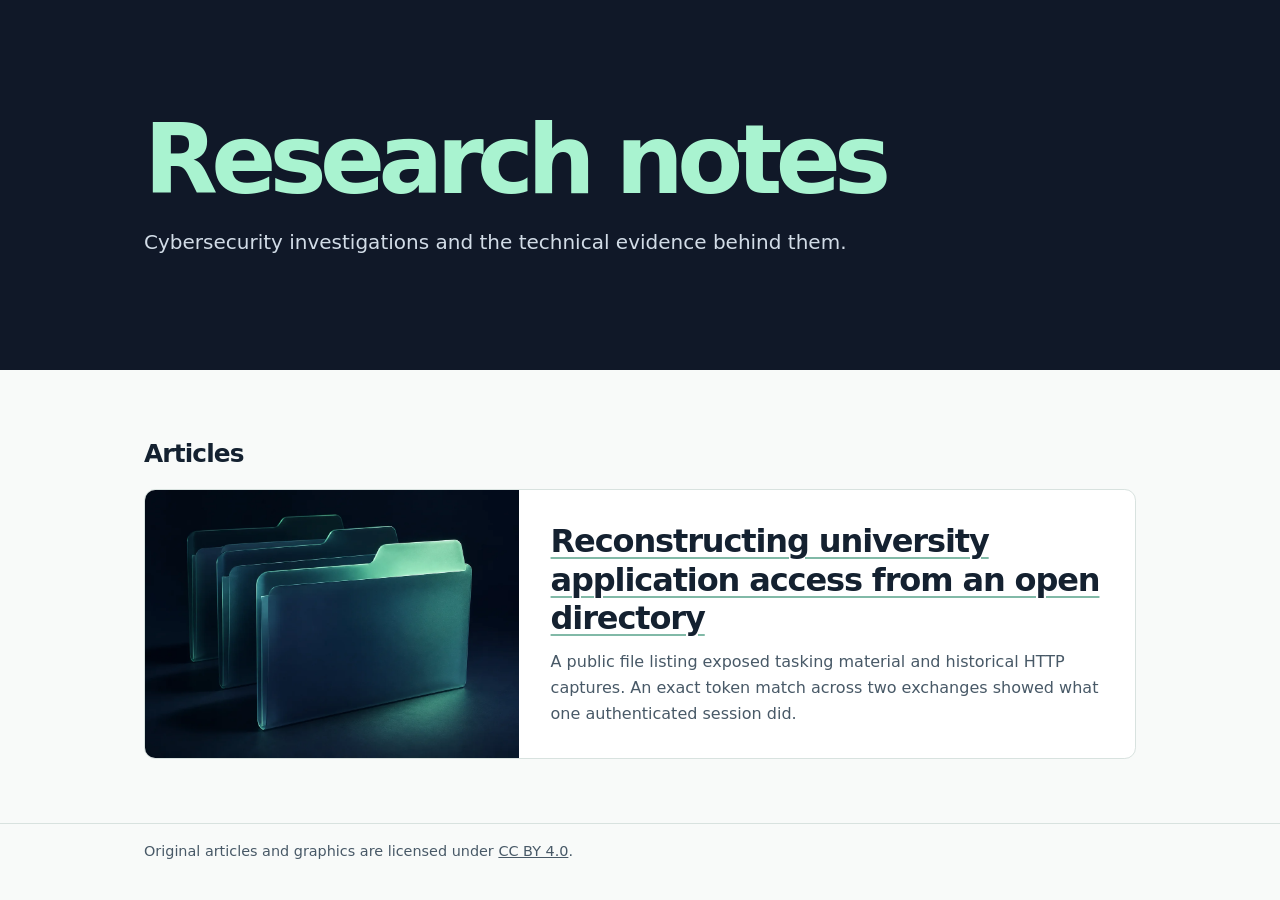
<file: index.html>
<!doctype html>
<html lang="en">
<head>
  <meta charset="utf-8">
  <meta name="viewport" content="width=device-width, initial-scale=1">
  <meta name="color-scheme" content="light">
  <meta name="description" content="Cybersecurity research notes and technical case studies.">
  <title>Research notes</title>
  <link rel="stylesheet" href="./home.css">
</head>
<body>
  <header class="intro">
    <div class="shell">
      <h1>Research notes</h1>
      <p>Cybersecurity investigations and the technical evidence behind them.</p>
    </div>
  </header>
  <main class="shell articles">
    <h2>Articles</h2>
    <ul class="article-list">
      <li>
        <article class="article-card">
          <img src="./articles/open-directory-investigation/cover.webp" width="1280" height="853" alt="">
          <div class="article-copy">
            <h3><a href="./articles/open-directory-investigation/index.html">Reconstructing university application access from an open directory</a></h3>
            <p>A public file listing exposed tasking material and historical HTTP captures. An exact token match across two exchanges showed what one authenticated session did.</p>
          </div>
        </article>
      </li>
    </ul>
  </main>
  <footer class="site-footer">
    <p class="shell">Original articles and graphics are licensed under <a rel="license" href="https://creativecommons.org/licenses/by/4.0/">CC BY 4.0</a>.</p>
  </footer>
</body>
</html>
</file>
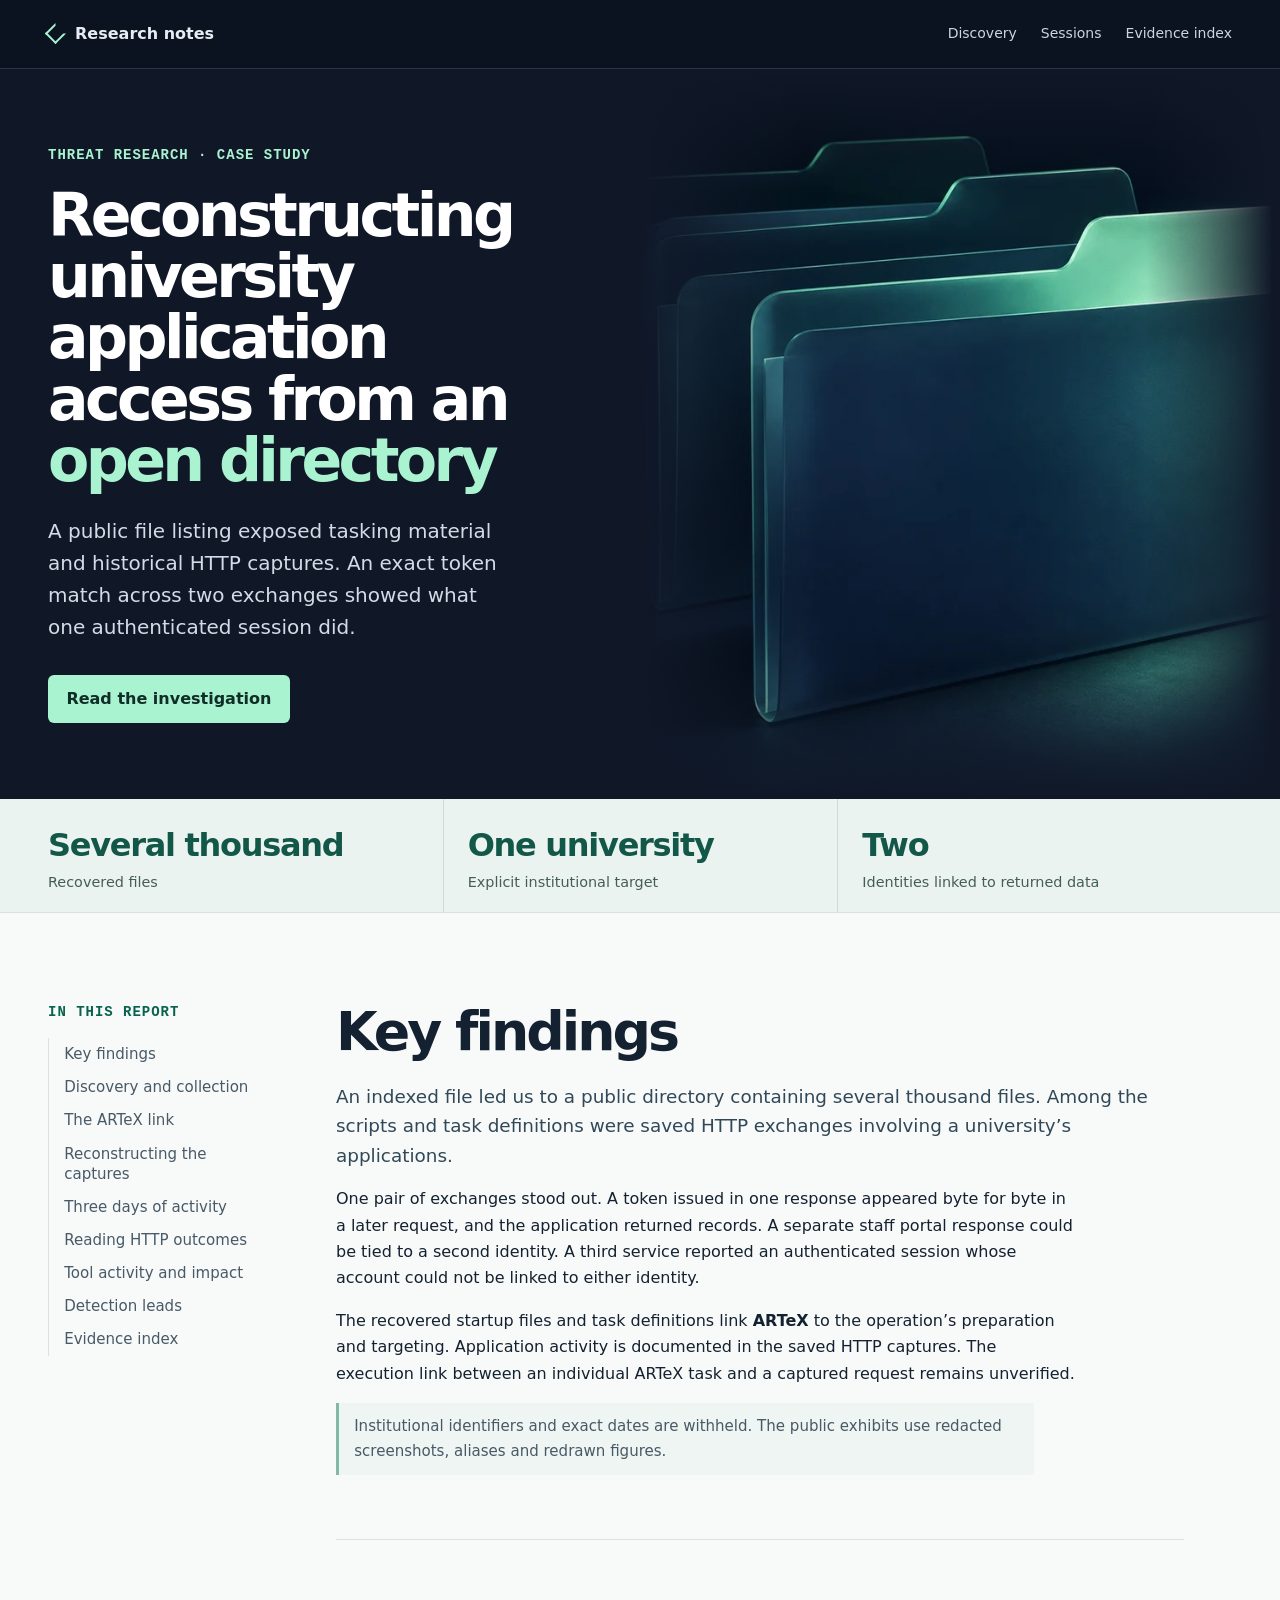
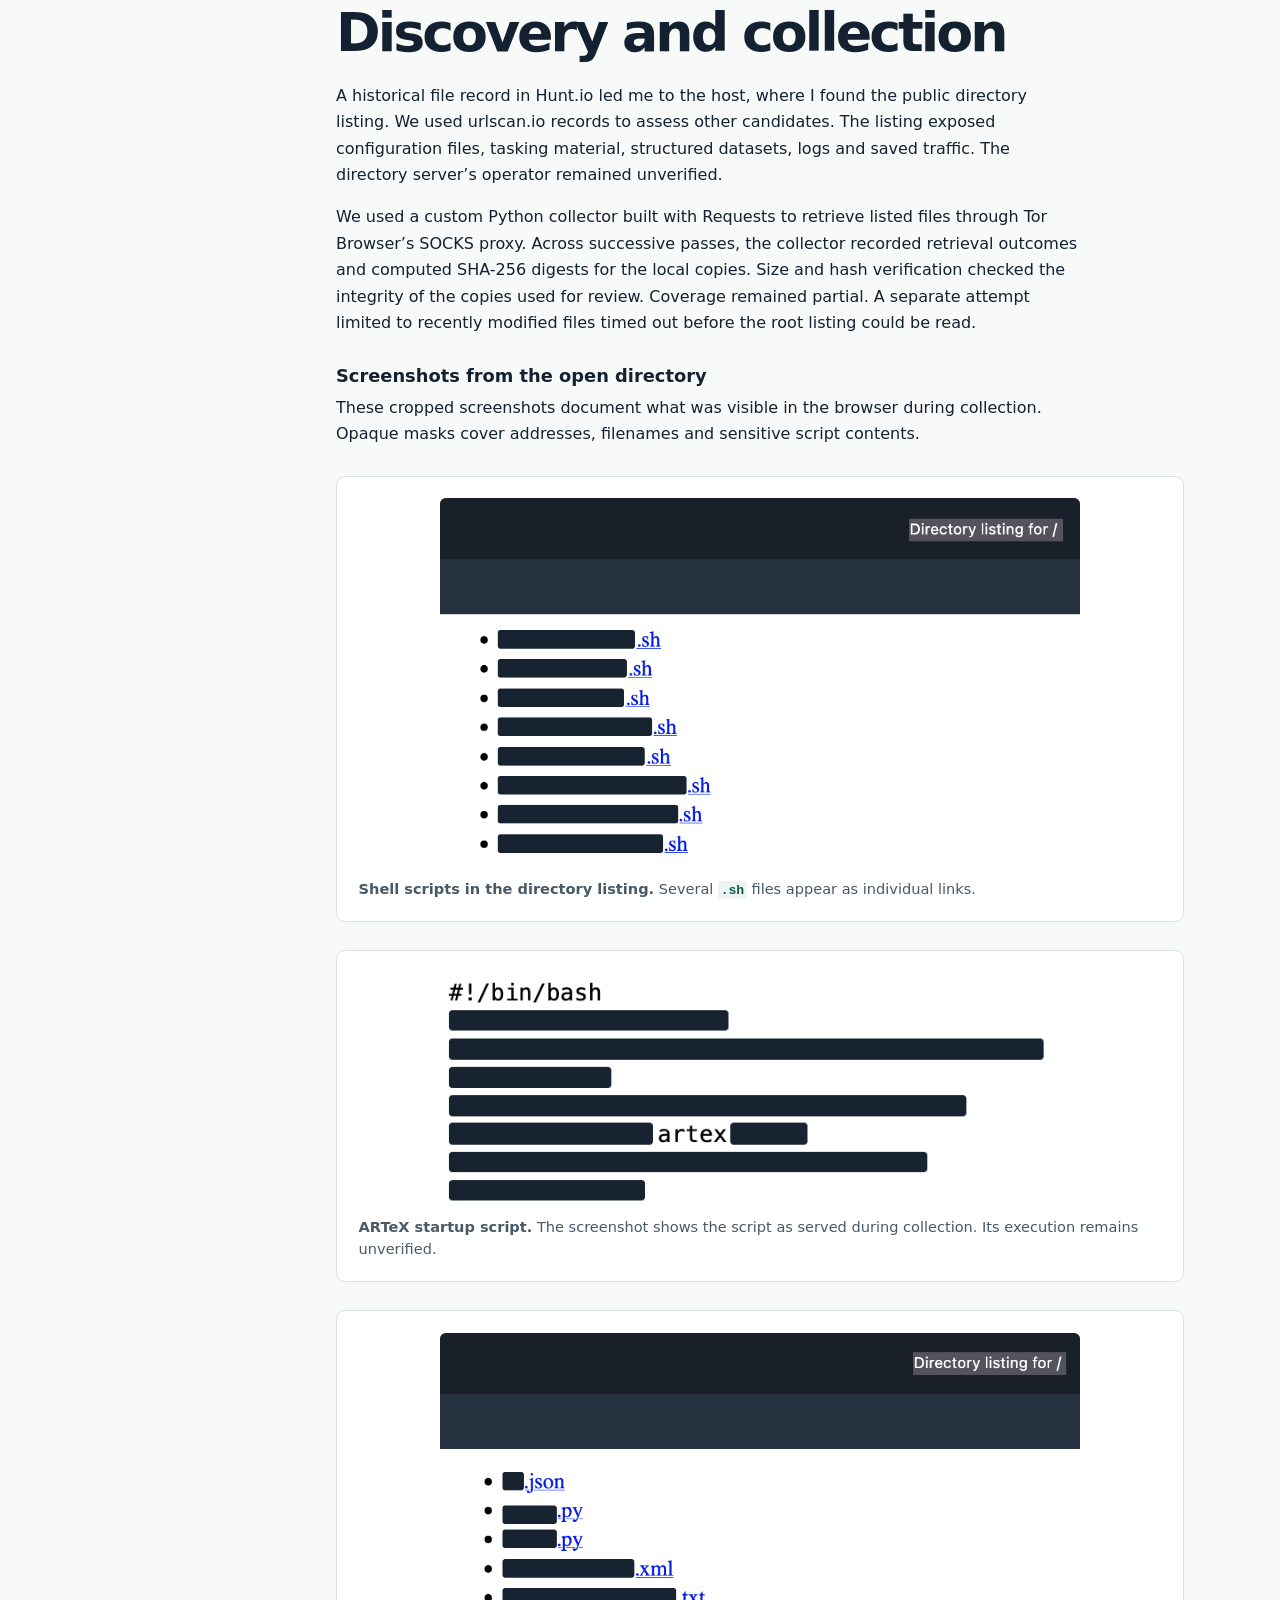
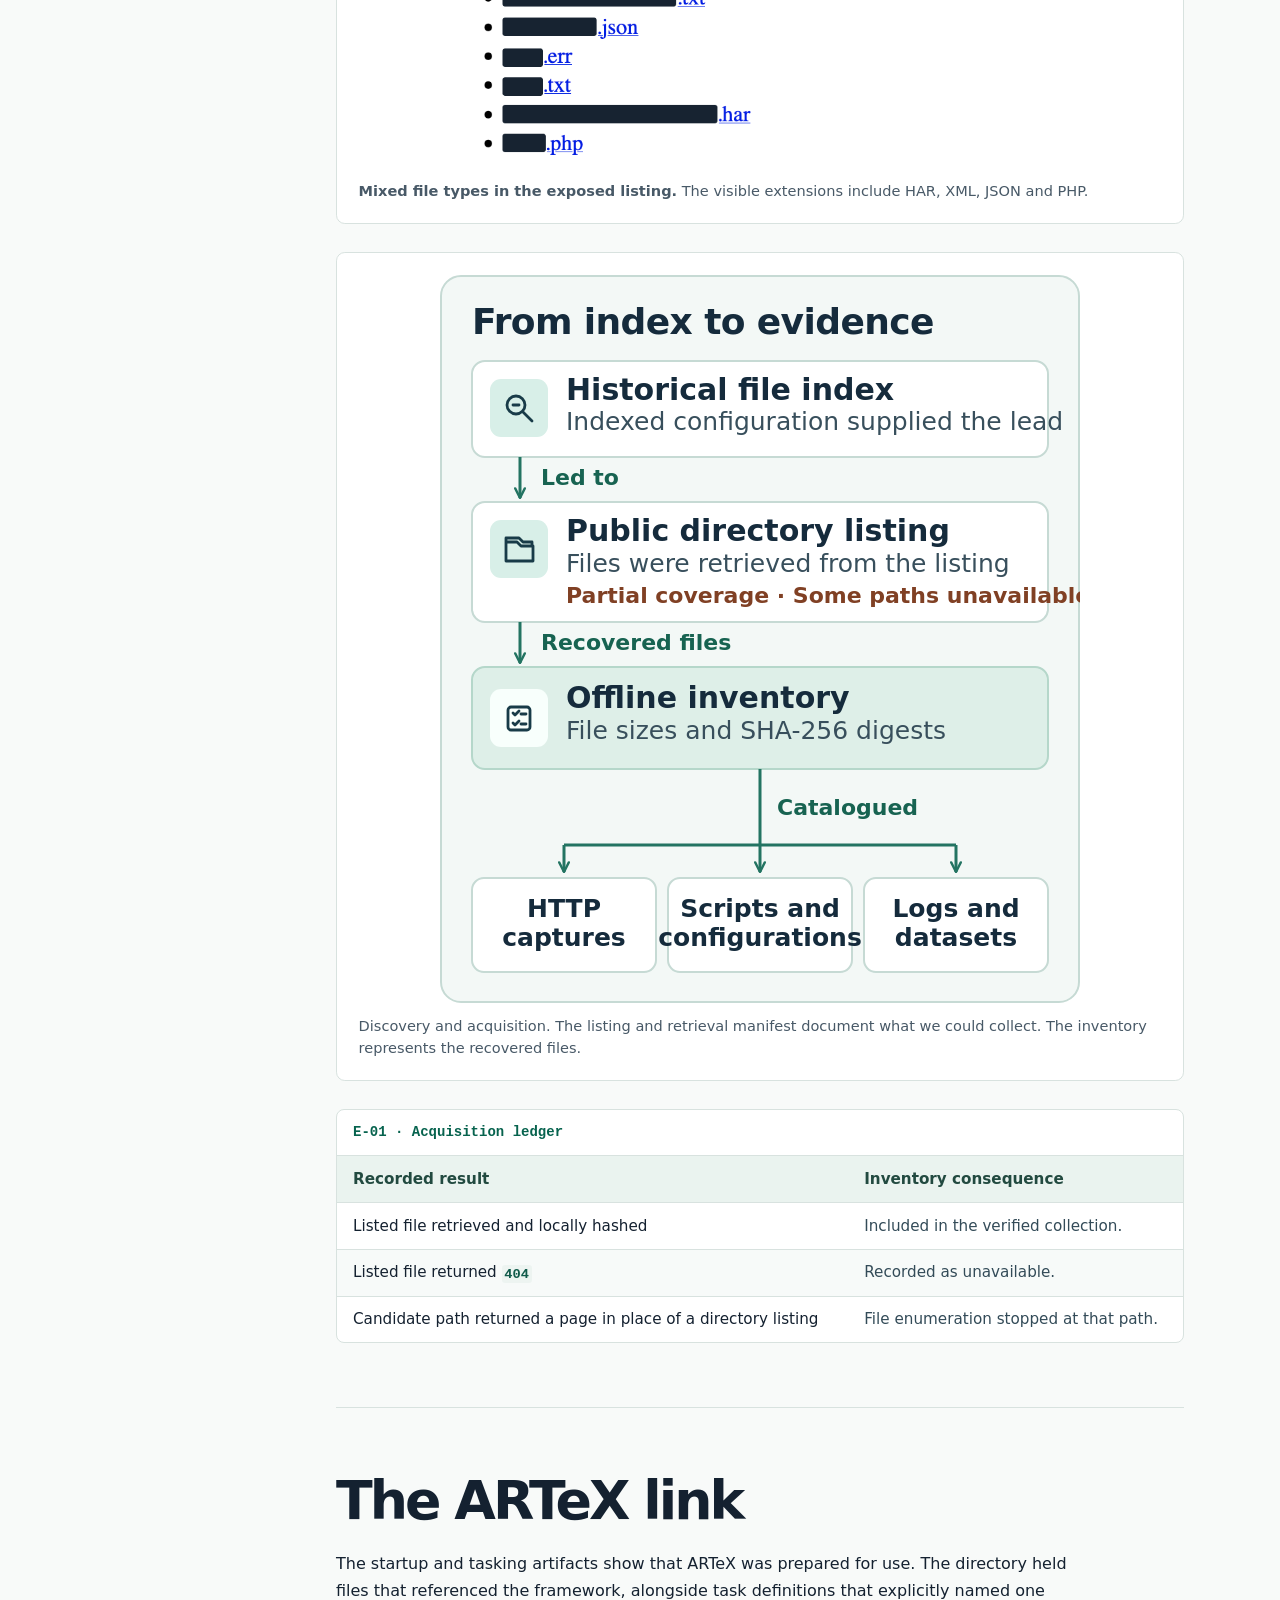
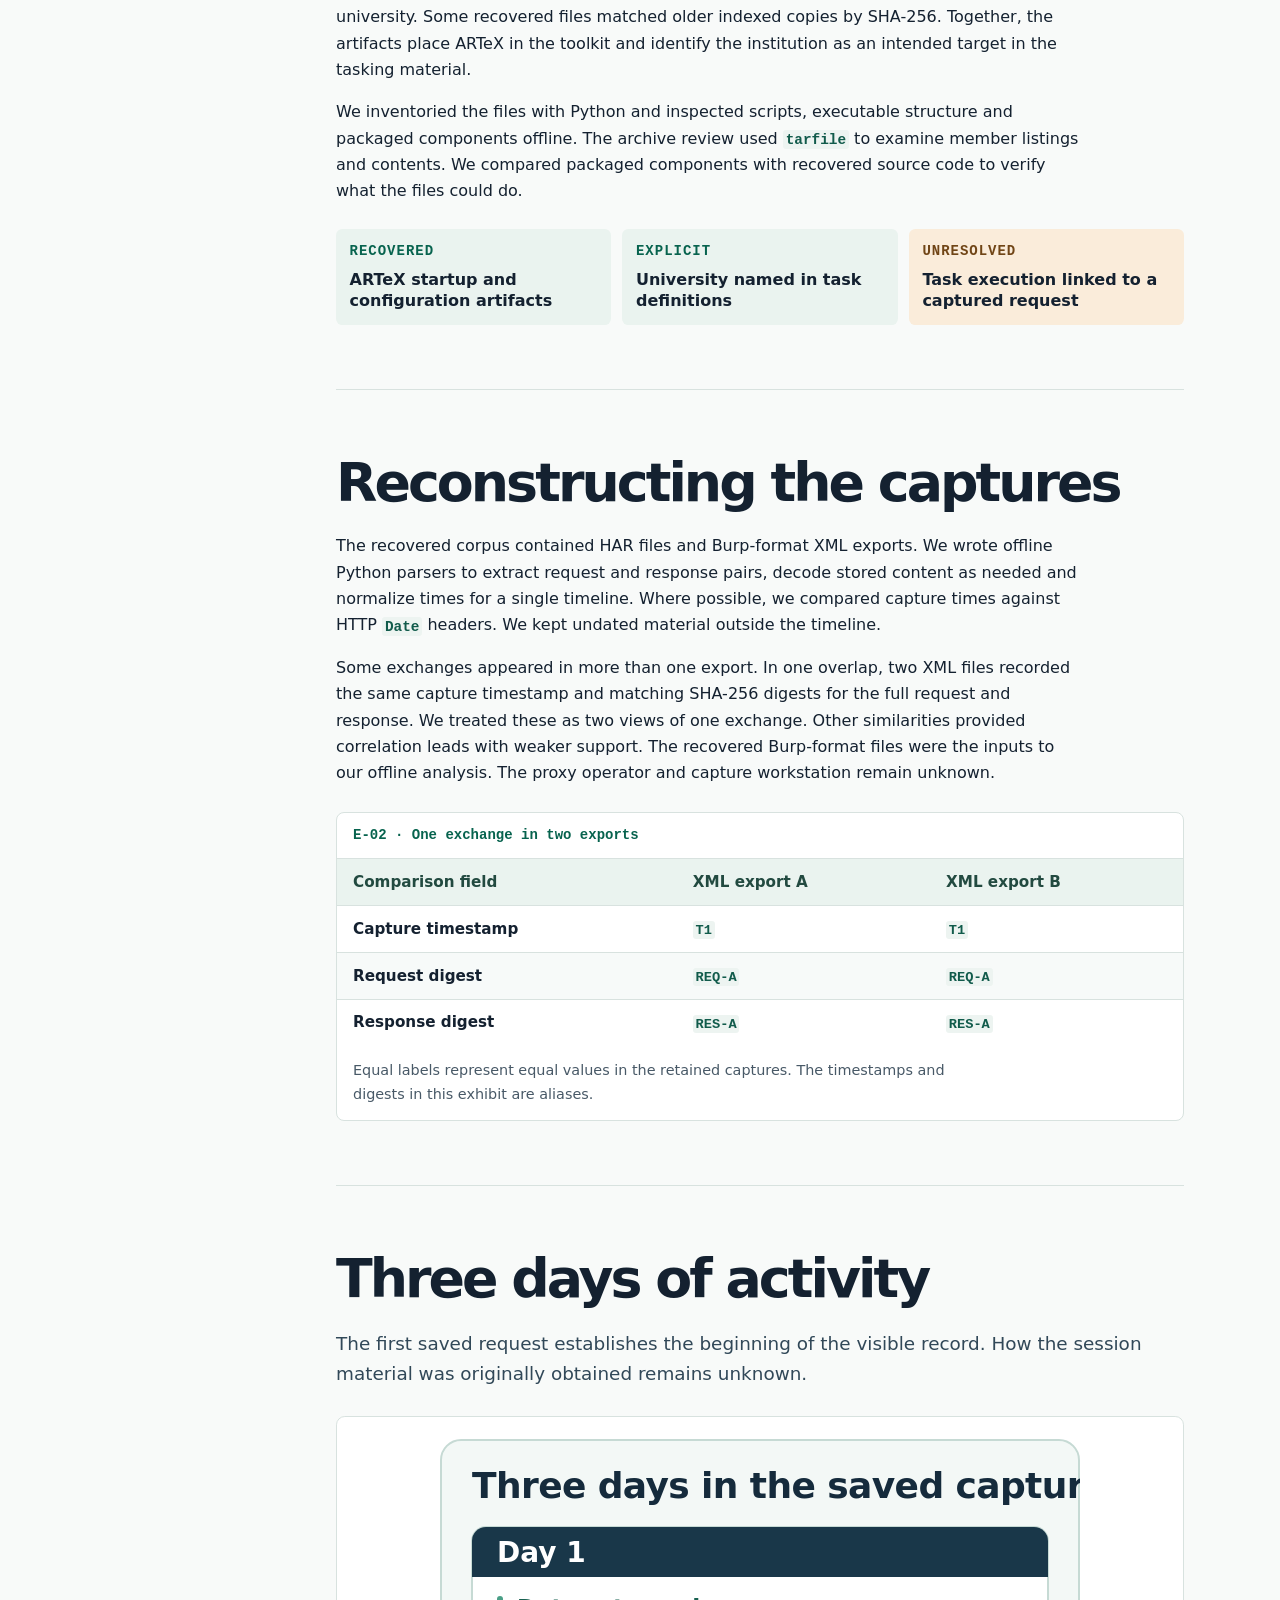
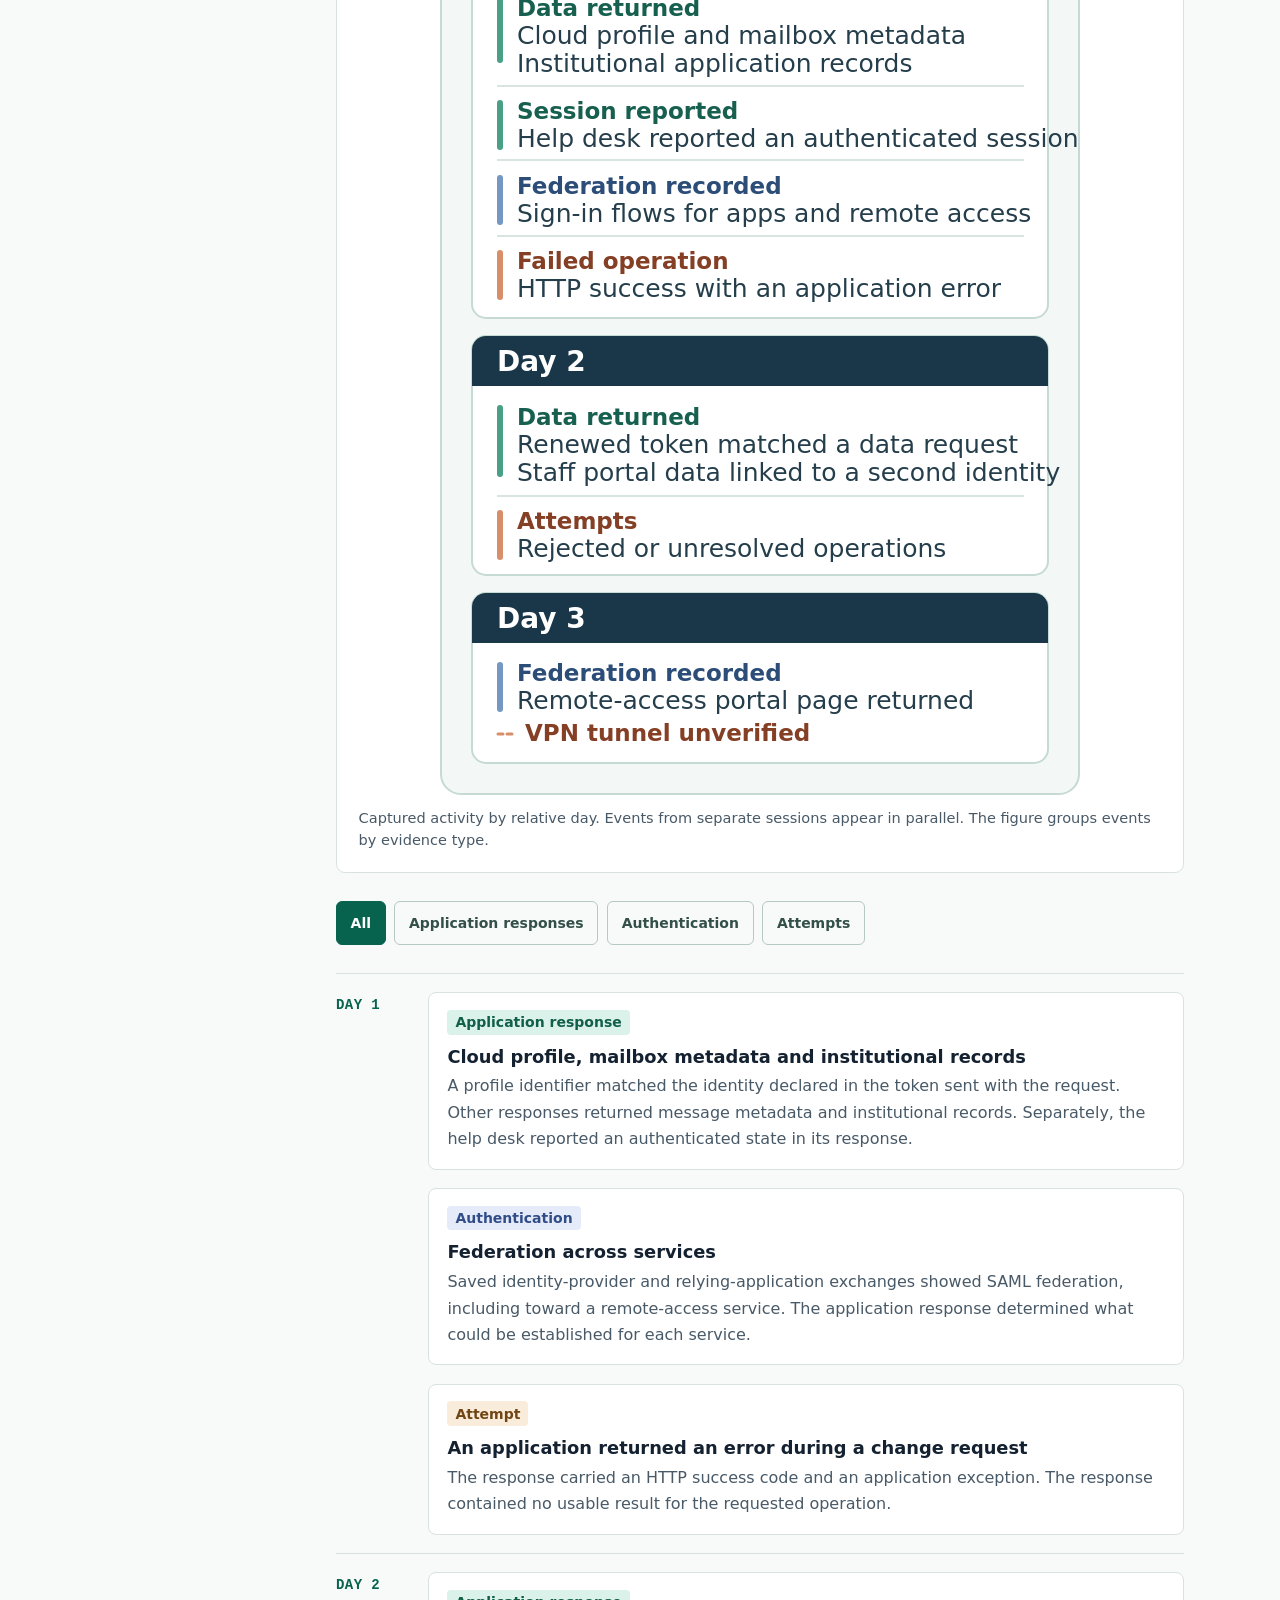
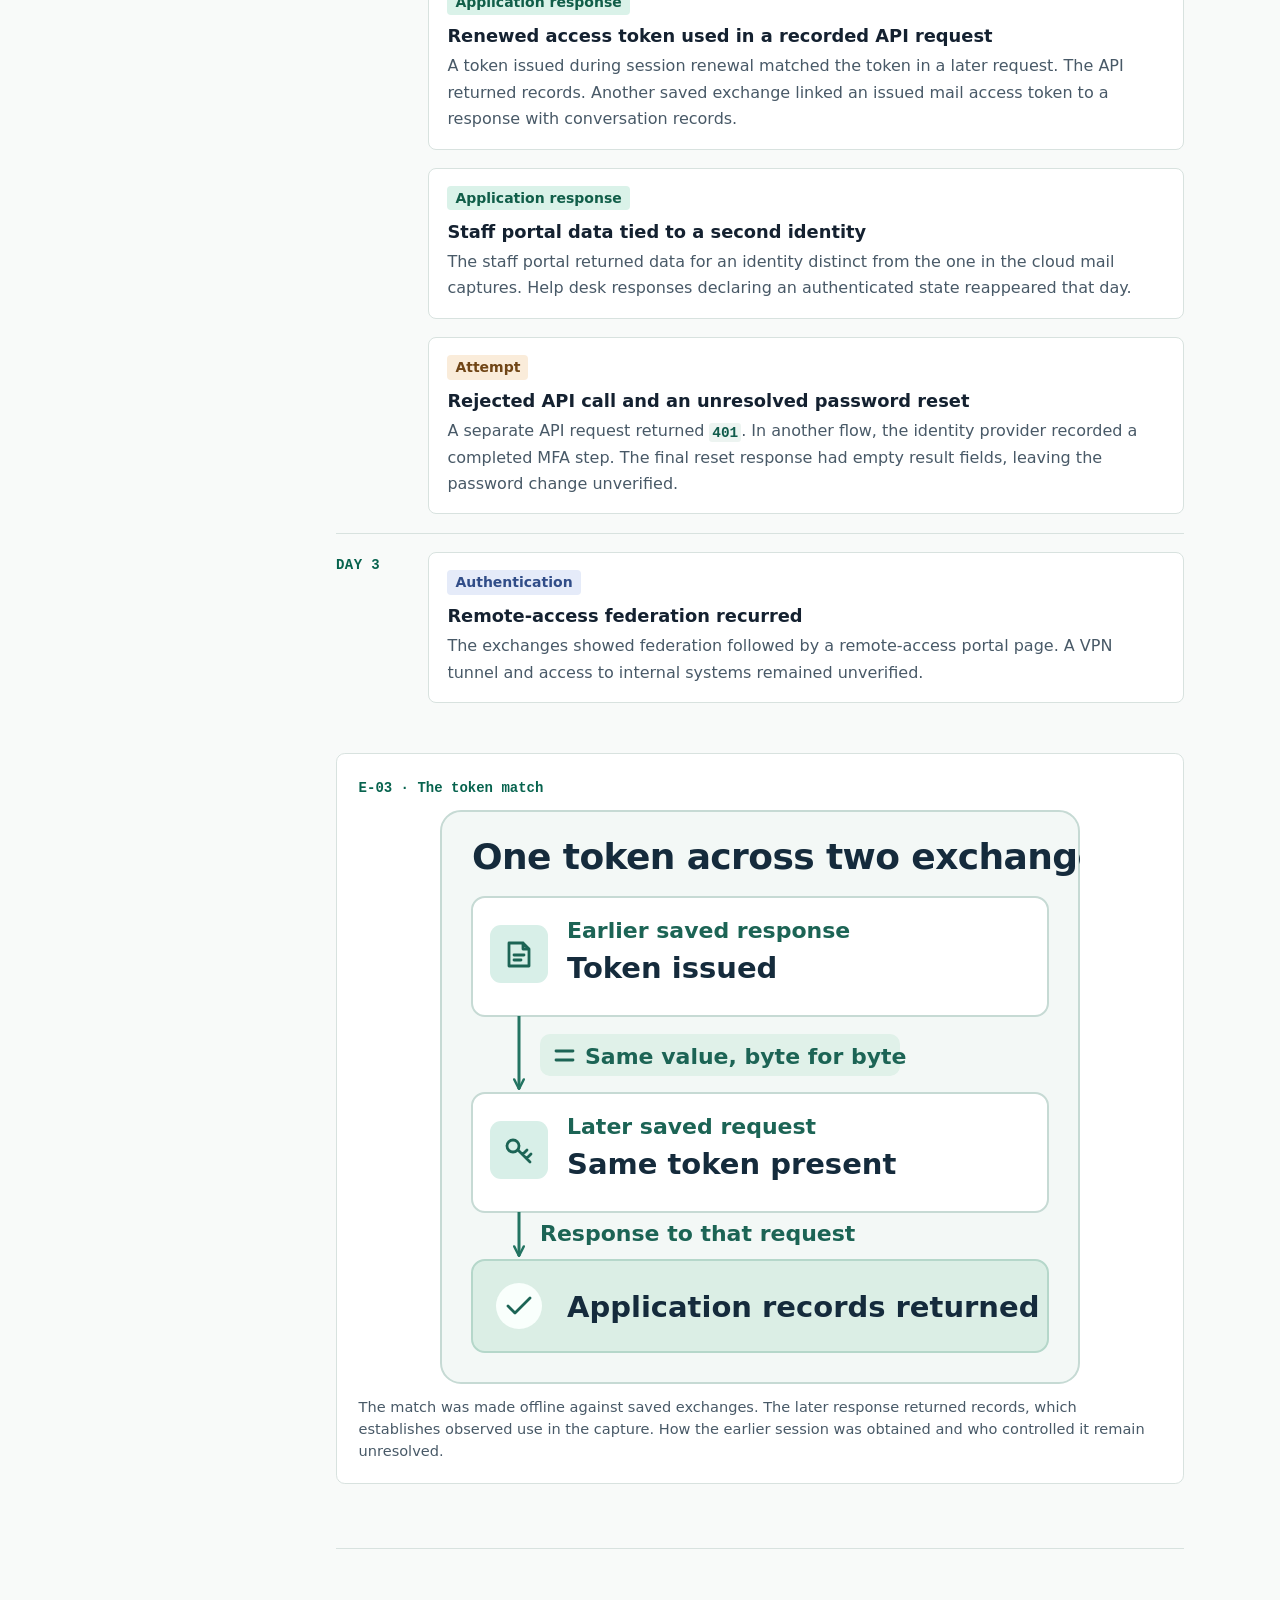
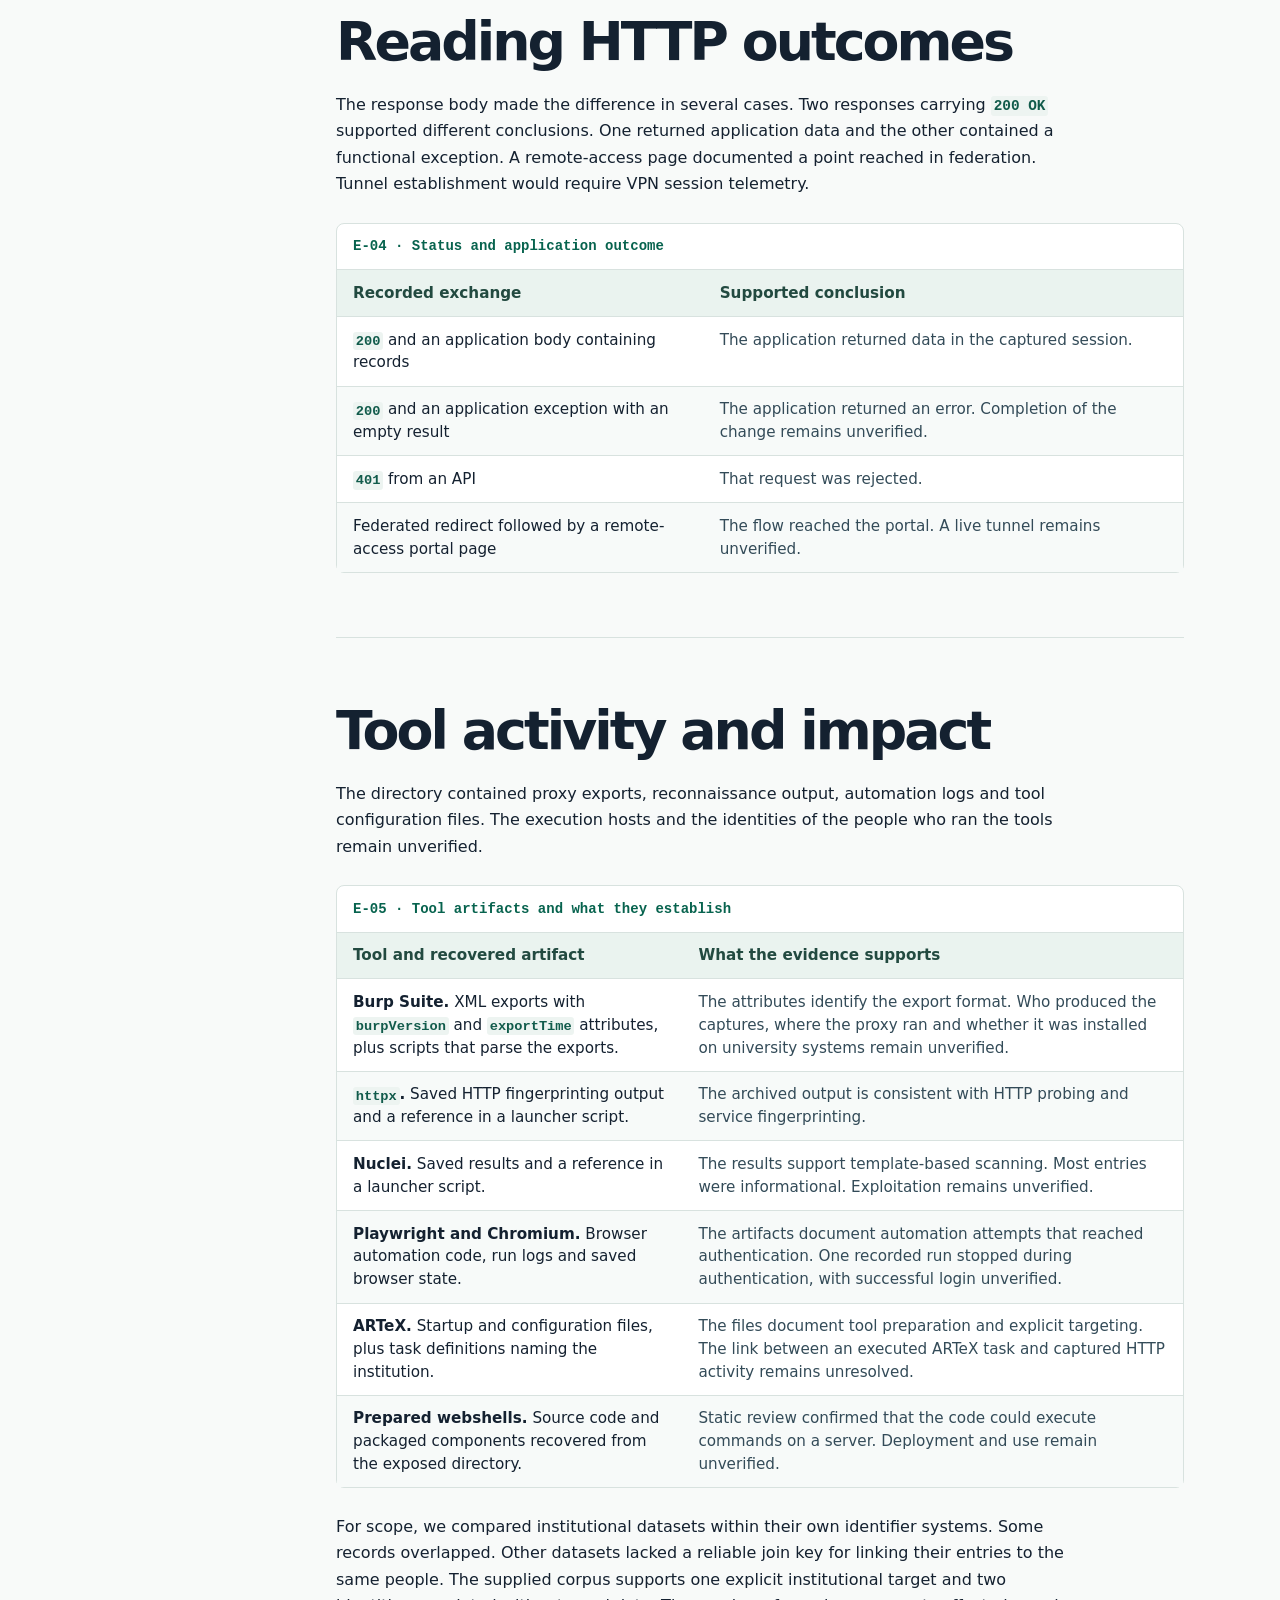
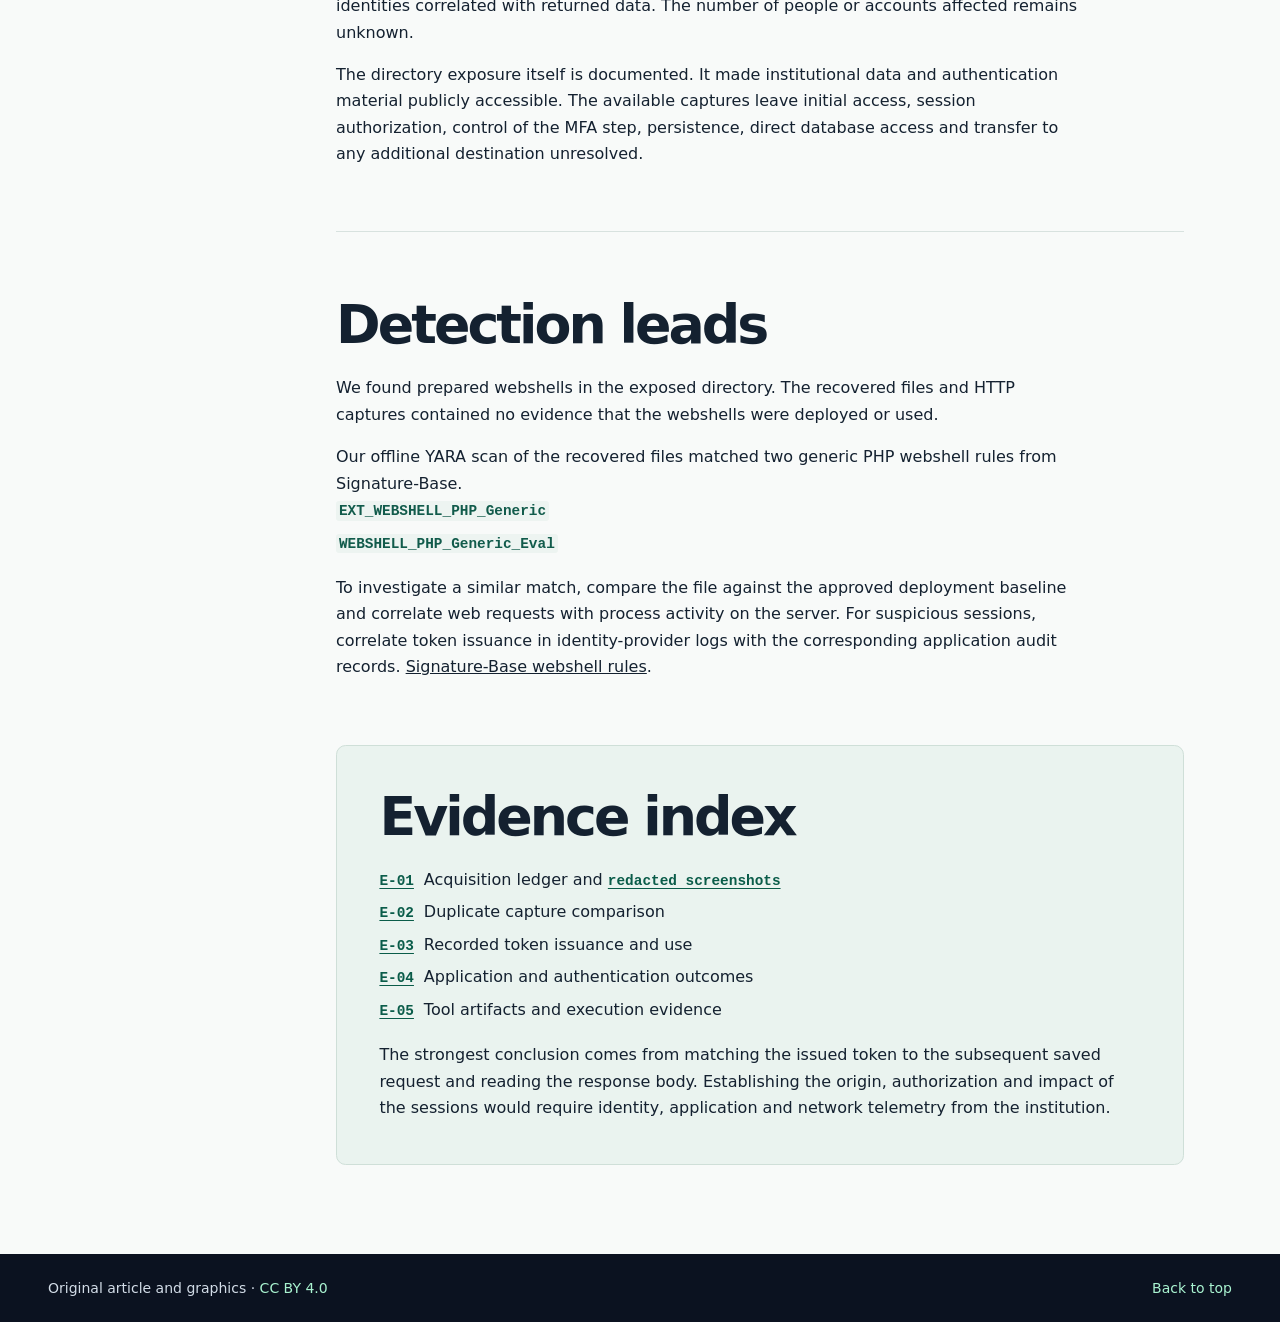
<file: articles/open-directory-investigation/index.html>
<!doctype html>
<html lang="en">
<head>
  <meta charset="utf-8">
  <meta name="viewport" content="width=device-width, initial-scale=1">
  <meta name="color-scheme" content="light">
  <meta name="theme-color" content="#101828">
  <meta name="description" content="A forensic case study on reconstructing application activity from historical HTTP captures recovered from an exposed directory.">
  <title>Reconstructing University Application Access From an Open Directory</title>
  <link rel="stylesheet" href="./styles.css">
  <script src="./timeline.js" defer></script>
</head>
<body>
  <a class="skip-link" href="#content">Skip to content</a>
  <header class="masthead" id="top">
    <div class="shell masthead-inner">
      <a class="brand" href="../../index.html"><span class="brand-mark" aria-hidden="true"></span> Research notes</a>
      <nav aria-label="Main">
        <a href="#discovery">Discovery</a>
        <a href="#sessions">Sessions</a>
        <a href="#exhibits">Evidence index</a>
      </nav>
    </div>
  </header>
  <main id="content">
    <section class="hero" aria-labelledby="title">
      <div class="shell hero-inner">
        <div class="hero-copy">
          <p class="eyebrow">Threat research · Case study</p>
          <h1 id="title">Reconstructing university application access from an <em>open directory</em></h1>
          <p class="hero-lede">A public file listing exposed tasking material and historical HTTP captures. An exact token match across two exchanges showed what one authenticated session did.</p>
          <a class="primary-link" href="#findings">Read the investigation</a>
        </div>
        <div class="hero-art" aria-hidden="true"></div>
      </div>
    </section>

    <div class="scope">
      <dl class="shell scope-inner">
        <div><dt>Recovered files</dt><dd>Several thousand</dd></div>
        <div><dt>Explicit institutional target</dt><dd>One university</dd></div>
        <div><dt>Identities linked to returned data</dt><dd>Two</dd></div>
      </dl>
    </div>

    <div class="shell article-layout">
      <aside class="contents">
        <nav aria-labelledby="contents-heading">
          <p id="contents-heading" class="eyebrow">In this report</p>
          <ol>
            <li><a href="#findings">Key findings</a></li>
            <li><a href="#discovery">Discovery and collection</a></li>
            <li><a href="#tasking">The ARTeX link</a></li>
            <li><a href="#captures">Reconstructing the captures</a></li>
            <li><a href="#sessions">Three days of activity</a></li>
            <li><a href="#outcomes">Reading HTTP outcomes</a></li>
            <li><a href="#tooling">Tool activity and impact</a></li>
            <li><a href="#detection">Detection leads</a></li>
            <li><a href="#exhibits">Evidence index</a></li>
          </ol>
        </nav>
      </aside>

      <article class="report" aria-label="Open-directory investigation">
        <section class="report-section" id="findings" aria-labelledby="findings-heading">
          <h2 id="findings-heading">Key findings</h2>
          <p class="section-lede">An indexed file led us to a public directory containing several thousand files. Among the scripts and task definitions were saved HTTP exchanges involving a university’s applications.</p>
          <p>One pair of exchanges stood out. A token issued in one response appeared byte for byte in a later request, and the application returned records. A separate staff portal response could be tied to a second identity. A third service reported an authenticated session whose account could not be linked to either identity.</p>
          <p>The recovered startup files and task definitions link <strong>ARTeX</strong> to the operation’s preparation and targeting. Application activity is documented in the saved HTTP captures. The execution link between an individual ARTeX task and a captured request remains unverified.</p>
          <p class="report-note">Institutional identifiers and exact dates are withheld. The public exhibits use redacted screenshots, aliases and redrawn figures.</p>
        </section>

        <section class="report-section" id="discovery" aria-labelledby="discovery-heading">
          <h2 id="discovery-heading">Discovery and collection</h2>
          <p>A historical file record in Hunt.io led me to the host, where I found the public directory listing. We used urlscan.io records to assess other candidates. The listing exposed configuration files, tasking material, structured datasets, logs and saved traffic. The directory server’s operator remained unverified.</p>
          <p>We used a custom Python collector built with Requests to retrieve listed files through Tor Browser’s SOCKS proxy. Across successive passes, the collector recorded retrieval outcomes and computed SHA-256 digests for the local copies. Size and hash verification checked the integrity of the copies used for review. Coverage remained partial. A separate attempt limited to recently modified files timed out before the root listing could be read.</p>

          <section id="directory-evidence" aria-labelledby="directory-evidence-heading">
            <h3 id="directory-evidence-heading">Screenshots from the open directory</h3>
            <p>These cropped screenshots document what was visible in the browser during collection. Opaque masks cover addresses, filenames and sensitive script contents.</p>

            <figure class="figure">
              <img src="./evidence/directory-scripts.png" width="932" height="535" loading="lazy" alt="Redacted browser screenshot showing a directory listing with multiple shell script entries.">
              <figcaption><strong>Shell scripts in the directory listing.</strong> Several <code>.sh</code> files appear as individual links.</figcaption>
            </figure>

            <figure class="figure">
              <img src="./evidence/startup-script.png" width="721" height="261" loading="lazy" alt="Redacted startup script screenshot with the Bash interpreter line and the ARTeX name visible.">
              <figcaption><strong>ARTeX startup script.</strong> The screenshot shows the script as served during collection. Its execution remains unverified.</figcaption>
            </figure>

            <figure class="figure">
              <img src="./evidence/directory-artifacts.png" width="932" height="633" loading="lazy" alt="Redacted browser screenshot of a directory listing with JSON, XML, HAR and PHP extensions visible.">
              <figcaption><strong>Mixed file types in the exposed listing.</strong> The visible extensions include HAR, XML, JSON and PHP.</figcaption>
            </figure>
          </section>

          <figure class="figure">
            <img src="./figures/collection.svg" width="640" height="728" loading="lazy" alt="An indexed file led to a public listing. Partial acquisition and a verified local inventory yielded captures, tasking artifacts and tool output.">
            <figcaption>Discovery and acquisition. The listing and retrieval manifest document what we could collect. The inventory represents the recovered files.</figcaption>
          </figure>

          <div class="exhibit" id="e-01">
            <p class="exhibit-label">E-01 · Acquisition ledger</p>
            <div class="table-wrap">
              <table>
                <thead><tr><th scope="col">Recorded result</th><th scope="col">Inventory consequence</th></tr></thead>
                <tbody>
                  <tr><td>Listed file retrieved and locally hashed</td><td>Included in the verified collection.</td></tr>
                  <tr><td>Listed file returned <code>404</code></td><td>Recorded as unavailable.</td></tr>
                  <tr><td>Candidate path returned a page in place of a directory listing</td><td>File enumeration stopped at that path.</td></tr>
                </tbody>
              </table>
            </div>
          </div>
        </section>

        <section class="report-section" id="tasking" aria-labelledby="tasking-heading">
          <h2 id="tasking-heading">The ARTeX link</h2>
          <p>The startup and tasking artifacts show that ARTeX was prepared for use. The directory held files that referenced the framework, alongside task definitions that explicitly named one university. Some recovered files matched older indexed copies by SHA-256. Together, the artifacts place ARTeX in the toolkit and identify the institution as an intended target in the tasking material.</p>
          <p>We inventoried the files with Python and inspected scripts, executable structure and packaged components offline. The archive review used <code>tarfile</code> to examine member listings and contents. We compared packaged components with recovered source code to verify what the files could do.</p>
          <div class="evidence-chain" aria-label="Evidence linking ARTeX to preparation">
            <div><span class="eyebrow">Recovered</span><strong>ARTeX startup and configuration artifacts</strong></div>
            <div><span class="eyebrow">Explicit</span><strong>University named in task definitions</strong></div>
            <div><span class="eyebrow">Unresolved</span><strong>Task execution linked to a captured request</strong></div>
          </div>
        </section>

        <section class="report-section" id="captures" aria-labelledby="captures-heading">
          <h2 id="captures-heading">Reconstructing the captures</h2>
          <p>The recovered corpus contained HAR files and Burp-format XML exports. We wrote offline Python parsers to extract request and response pairs, decode stored content as needed and normalize times for a single timeline. Where possible, we compared capture times against HTTP <code>Date</code> headers. We kept undated material outside the timeline.</p>
          <p>Some exchanges appeared in more than one export. In one overlap, two XML files recorded the same capture timestamp and matching SHA-256 digests for the full request and response. We treated these as two views of one exchange. Other similarities provided correlation leads with weaker support. The recovered Burp-format files were the inputs to our offline analysis. The proxy operator and capture workstation remain unknown.</p>

          <div class="exhibit" id="e-02">
            <p class="exhibit-label">E-02 · One exchange in two exports</p>
            <div class="table-wrap">
              <table>
                <thead><tr><th scope="col">Comparison field</th><th scope="col">XML export A</th><th scope="col">XML export B</th></tr></thead>
                <tbody>
                  <tr><th scope="row">Capture timestamp</th><td><code>T1</code></td><td><code>T1</code></td></tr>
                  <tr><th scope="row">Request digest</th><td><code>REQ-A</code></td><td><code>REQ-A</code></td></tr>
                  <tr><th scope="row">Response digest</th><td><code>RES-A</code></td><td><code>RES-A</code></td></tr>
                </tbody>
              </table>
            </div>
            <p class="exhibit-note">Equal labels represent equal values in the retained captures. The timestamps and digests in this exhibit are aliases.</p>
          </div>
        </section>

        <section class="report-section" id="sessions" aria-labelledby="sessions-heading">
          <h2 id="sessions-heading">Three days of activity</h2>
          <p class="section-lede">The first saved request establishes the beginning of the visible record. How the session material was originally obtained remains unknown.</p>

          <figure class="figure">
            <img src="./figures/sessions.svg" width="640" height="956" loading="lazy" alt="Three-day summary. Day one contains profile, mail and institutional data, plus federation and an application error. Day two contains token correlation, responses for a second identity and other attempts. Day three contains remote-access federation with no tunnel confirmation.">
            <figcaption>Captured activity by relative day. Events from separate sessions appear in parallel. The figure groups events by evidence type.</figcaption>
          </figure>

          <div class="filters" id="filters" hidden aria-label="Filter timeline entries" role="group">
            <button type="button" data-filter="all" aria-pressed="true">All</button>
            <button type="button" data-filter="response" aria-pressed="false">Application responses</button>
            <button type="button" data-filter="auth" aria-pressed="false">Authentication</button>
            <button type="button" data-filter="attempt" aria-pressed="false">Attempts</button>
          </div>
          <p class="screen-reader" id="filter-status" role="status"></p>
          <div class="timeline">
            <section class="timeline-day" aria-labelledby="day-1">
              <h3 class="day-label" id="day-1">Day 1</h3>
              <ul class="events">
                <li data-kind="response">
                  <span class="tag tag-response">Application response</span>
                  <h4>Cloud profile, mailbox metadata and institutional records</h4>
                  <p>A profile identifier matched the identity declared in the token sent with the request. Other responses returned message metadata and institutional records. Separately, the help desk reported an authenticated state in its response.</p>
                </li>
                <li data-kind="auth">
                  <span class="tag tag-auth">Authentication</span>
                  <h4>Federation across services</h4>
                  <p>Saved identity-provider and relying-application exchanges showed SAML federation, including toward a remote-access service. The application response determined what could be established for each service.</p>
                </li>
                <li data-kind="attempt">
                  <span class="tag tag-attempt">Attempt</span>
                  <h4>An application returned an error during a change request</h4>
                  <p>The response carried an HTTP success code and an application exception. The response contained no usable result for the requested operation.</p>
                </li>
              </ul>
            </section>
            <section class="timeline-day" aria-labelledby="day-2">
              <h3 class="day-label" id="day-2">Day 2</h3>
              <ul class="events">
                <li data-kind="response">
                  <span class="tag tag-response">Application response</span>
                  <h4>Renewed access token used in a recorded API request</h4>
                  <p>A token issued during session renewal matched the token in a later request. The API returned records. Another saved exchange linked an issued mail access token to a response with conversation records.</p>
                </li>
                <li data-kind="response">
                  <span class="tag tag-response">Application response</span>
                  <h4>Staff portal data tied to a second identity</h4>
                  <p>The staff portal returned data for an identity distinct from the one in the cloud mail captures. Help desk responses declaring an authenticated state reappeared that day.</p>
                </li>
                <li data-kind="attempt">
                  <span class="tag tag-attempt">Attempt</span>
                  <h4>Rejected API call and an unresolved password reset</h4>
                  <p>A separate API request returned <code>401</code>. In another flow, the identity provider recorded a completed MFA step. The final reset response had empty result fields, leaving the password change unverified.</p>
                </li>
              </ul>
            </section>
            <section class="timeline-day" aria-labelledby="day-3">
              <h3 class="day-label" id="day-3">Day 3</h3>
              <ul class="events">
                <li data-kind="auth">
                  <span class="tag tag-auth">Authentication</span>
                  <h4>Remote-access federation recurred</h4>
                  <p>The exchanges showed federation followed by a remote-access portal page. A VPN tunnel and access to internal systems remained unverified.</p>
                </li>
              </ul>
            </section>
          </div>

          <figure class="figure figure-spaced" id="e-03">
            <p class="exhibit-label">E-03 · The token match</p>
            <img src="./figures/token-match.svg" width="640" height="574" loading="lazy" alt="On Day 2 a renewal response issued an access token. The same token bytes appeared in a later API request whose response contained application records. The match was made offline.">
            <figcaption>The match was made offline against saved exchanges. The later response returned records, which establishes observed use in the capture. How the earlier session was obtained and who controlled it remain unresolved.</figcaption>
          </figure>
        </section>

        <section class="report-section" id="outcomes" aria-labelledby="outcomes-heading">
          <h2 id="outcomes-heading">Reading HTTP outcomes</h2>
          <p>The response body made the difference in several cases. Two responses carrying <code>200 OK</code> supported different conclusions. One returned application data and the other contained a functional exception. A remote-access page documented a point reached in federation. Tunnel establishment would require VPN session telemetry.</p>
          <div class="exhibit" id="e-04">
            <p class="exhibit-label">E-04 · Status and application outcome</p>
            <div class="table-wrap">
              <table>
                <thead><tr><th scope="col">Recorded exchange</th><th scope="col">Supported conclusion</th></tr></thead>
                <tbody>
                  <tr><td><code>200</code> and an application body containing records</td><td>The application returned data in the captured session.</td></tr>
                  <tr><td><code>200</code> and an application exception with an empty result</td><td>The application returned an error. Completion of the change remains unverified.</td></tr>
                  <tr><td><code>401</code> from an API</td><td>That request was rejected.</td></tr>
                  <tr><td>Federated redirect followed by a remote-access portal page</td><td>The flow reached the portal. A live tunnel remains unverified.</td></tr>
                </tbody>
              </table>
            </div>
          </div>
        </section>

        <section class="report-section" id="tooling" aria-labelledby="tooling-heading">
          <h2 id="tooling-heading">Tool activity and impact</h2>
          <p>The directory contained proxy exports, reconnaissance output, automation logs and tool configuration files. The execution hosts and the identities of the people who ran the tools remain unverified.</p>

          <div class="exhibit" id="e-05">
            <p class="exhibit-label">E-05 · Tool artifacts and what they establish</p>
            <div class="table-wrap">
              <table>
                <thead><tr><th scope="col">Tool and recovered artifact</th><th scope="col">What the evidence supports</th></tr></thead>
                <tbody>
                  <tr><td><strong>Burp Suite.</strong> XML exports with <code>burpVersion</code> and <code>exportTime</code> attributes, plus scripts that parse the exports.</td><td>The attributes identify the export format. Who produced the captures, where the proxy ran and whether it was installed on university systems remain unverified.</td></tr>
                  <tr><td><strong><code>httpx</code>.</strong> Saved HTTP fingerprinting output and a reference in a launcher script.</td><td>The archived output is consistent with HTTP probing and service fingerprinting.</td></tr>
                  <tr><td><strong>Nuclei.</strong> Saved results and a reference in a launcher script.</td><td>The results support template-based scanning. Most entries were informational. Exploitation remains unverified.</td></tr>
                  <tr><td><strong>Playwright and Chromium.</strong> Browser automation code, run logs and saved browser state.</td><td>The artifacts document automation attempts that reached authentication. One recorded run stopped during authentication, with successful login unverified.</td></tr>
                  <tr><td><strong>ARTeX.</strong> Startup and configuration files, plus task definitions naming the institution.</td><td>The files document tool preparation and explicit targeting. The link between an executed ARTeX task and captured HTTP activity remains unresolved.</td></tr>
                  <tr><td><strong>Prepared webshells.</strong> Source code and packaged components recovered from the exposed directory.</td><td>Static review confirmed that the code could execute commands on a server. Deployment and use remain unverified.</td></tr>
                </tbody>
              </table>
            </div>
          </div>

          <p>For scope, we compared institutional datasets within their own identifier systems. Some records overlapped. Other datasets lacked a reliable join key for linking their entries to the same people. The supplied corpus supports one explicit institutional target and two identities correlated with returned data. The number of people or accounts affected remains unknown.</p>
          <p>The directory exposure itself is documented. It made institutional data and authentication material publicly accessible. The available captures leave initial access, session authorization, control of the MFA step, persistence, direct database access and transfer to any additional destination unresolved.</p>
        </section>

        <section class="report-section" id="detection" aria-labelledby="detection-heading">
          <h2 id="detection-heading">Detection leads</h2>
          <p>We found prepared webshells in the exposed directory. The recovered files and HTTP captures contained no evidence that the webshells were deployed or used.</p>
          <p>Our offline YARA scan of the recovered files matched two generic PHP webshell rules from Signature-Base.</p>
          <ul class="exhibit-links">
            <li><code>EXT_WEBSHELL_PHP_Generic</code></li>
            <li><code>WEBSHELL_PHP_Generic_Eval</code></li>
          </ul>
          <p>To investigate a similar match, compare the file against the approved deployment baseline and correlate web requests with process activity on the server. For suspicious sessions, correlate token issuance in identity-provider logs with the corresponding application audit records. <a href="https://github.com/Neo23x0/signature-base/blob/master/yara/gen_webshells.yar">Signature-Base webshell rules</a>.</p>
        </section>

        <section class="report-section conclusions" id="exhibits" aria-labelledby="exhibits-heading">
          <h2 id="exhibits-heading">Evidence index</h2>
          <ul class="exhibit-links">
            <li><a href="#e-01">E-01</a> Acquisition ledger and <a href="#directory-evidence">redacted screenshots</a></li>
            <li><a href="#e-02">E-02</a> Duplicate capture comparison</li>
            <li><a href="#e-03">E-03</a> Recorded token issuance and use</li>
            <li><a href="#e-04">E-04</a> Application and authentication outcomes</li>
            <li><a href="#e-05">E-05</a> Tool artifacts and execution evidence</li>
          </ul>
          <p>The strongest conclusion comes from matching the issued token to the subsequent saved request and reading the response body. Establishing the origin, authorization and impact of the sessions would require identity, application and network telemetry from the institution.</p>
        </section>
      </article>
    </div>
  </main>
  <footer class="footer">
    <div class="shell footer-inner">
      <p>Original article and graphics · <a rel="license" href="https://creativecommons.org/licenses/by/4.0/">CC BY 4.0</a></p>
      <a href="#top">Back to top</a>
    </div>
  </footer>
</body>
</html>
</file>
<file: home.css>
:root {
  color-scheme: light;
  font-family: "Avenir Next", Avenir, system-ui, sans-serif;
  color: #142130;
  background: #f8faf9;
}

*, *::before, *::after { box-sizing: border-box; }
body { margin: 0; line-height: 1.6; }
h1, h2, h3, p, ul { margin: 0; }
a { color: inherit; }
a:focus-visible { outline: 2px solid #07836a; outline-offset: 4px; }

.shell {
  width: min(calc(100% - 2.5rem), 62rem);
  margin-inline: auto;
}

.intro {
  padding-block: clamp(3rem, 9vw, 7rem);
  background: #101828;
  color: #d2dce7;
}

h1 {
  color: #a9f3d0;
  font-size: clamp(3rem, 9vw, 6rem);
  font-weight: 740;
  letter-spacing: -.07em;
  line-height: 1;
}

.intro p {
  margin-top: 1.1rem;
  font-size: clamp(1.05rem, 2.3vw, 1.25rem);
}

.articles { padding-block: clamp(2rem, 6vw, 4rem); }
h2 { margin-bottom: 1rem; font-size: 1.55rem; letter-spacing: -.035em; }

.article-list {
  display: grid;
  gap: 1rem;
  padding: 0;
  list-style: none;
}

.article-card {
  display: grid;
  grid-template-columns: minmax(0, 1fr) minmax(0, 1.65fr);
  overflow: hidden;
  border: 1px solid #d8e2df;
  border-radius: .7rem;
  background: #fff;
}

.article-card img {
  display: block;
  width: 100%;
  height: 100%;
  min-height: 12rem;
  object-fit: cover;
  background: #101828;
}

.article-copy { padding: clamp(1rem, 3.5vw, 2rem); }

h3 {
  font-size: clamp(1.4rem, 3vw, 2rem);
  line-height: 1.2;
  letter-spacing: -.035em;
}

h3 a {
  text-decoration-thickness: .06em;
  text-decoration-color: #81b9a7;
  text-underline-offset: .15em;
}

h3 a:hover { color: #07634e; text-decoration-color: currentColor; }
.article-copy p { margin-top: .75rem; color: #485967; }

.site-footer {
  padding-block: 1rem;
  border-top: 1px solid #d8e2df;
  color: #485967;
  font-size: .9rem;
}

@media (max-width: 39rem) {
  .article-card { grid-template-columns: minmax(0, 1fr); }
  .article-card img { height: 11rem; min-height: 0; }
}
</file>
<file: articles/open-directory-investigation/styles.css>
:root {
  color-scheme: light;
  --navy: #101828;
  --navy-deep: #0b1220;
  --mint: #a9f3d0;
  --paper: #f8faf9;
  --ink: #142130;
  --muted: #485967;
  --rule: #d8e2df;
  --green: #07634e;
  --sans: "Avenir Next", Avenir, system-ui, sans-serif;
  --mono: "SFMono-Regular", Consolas, "Liberation Mono", monospace;
}

*, *::before, *::after { box-sizing: border-box; }
[hidden] { display: none !important; }

html { scroll-behavior: smooth; }
body {
  margin: 0;
  background: var(--paper);
  color: var(--ink);
  font: 1rem/1.65 var(--sans);
  -webkit-text-size-adjust: 100%;
}

a { color: inherit; }
button { font: inherit; }
p, h1, h2, h3, h4, ol, ul, dl, dd { margin: 0; }
:focus-visible { outline: 2px solid #079474; outline-offset: 4px; }

.shell {
  width: min(calc(100% - 6rem), 75rem);
  margin-inline: auto;
}

.screen-reader,
.skip-link:not(:focus) {
  position: absolute;
  width: 1px;
  height: 1px;
  padding: 0;
  margin: -1px;
  overflow: hidden;
  clip-path: inset(50%);
  white-space: nowrap;
}

.skip-link:focus {
  position: absolute;
  inset: 1rem auto auto 1rem;
  z-index: 2;
  padding: .6rem 1rem;
  background: white;
  color: var(--ink);
}

.masthead {
  background: var(--navy-deep);
  color: #e5edf2;
  border-bottom: 1px solid #2b3547;
}

.masthead-inner, .footer-inner {
  display: flex;
  justify-content: space-between;
  align-items: center;
  gap: 1.25rem 2.5rem;
  min-height: 4.25rem;
}

.masthead a, .contents a, .footer a { text-decoration: none; }
.masthead nav { display: flex; gap: 1.5rem; }
.masthead nav a { color: #cad6e2; font-size: .875rem; }
.masthead nav a:hover, .masthead nav a:focus-visible { color: var(--mint); }

.brand {
  display: inline-flex;
  align-items: center;
  gap: .75rem;
  font-weight: 680;
  line-height: 1.25;
}

.brand-mark {
  flex: 0 0 auto;
  width: .94rem;
  height: .94rem;
  border: 2px solid var(--mint);
  border-right-color: transparent;
  transform: rotate(-45deg);
}

.hero { background: var(--navy); color: #fff; }
.hero-inner {
  position: relative;
  isolation: isolate;
  display: grid;
  grid-template-columns: 1.12fr 1fr;
  align-items: stretch;
}

.hero-copy {
  position: relative;
  z-index: 1;
  align-self: center;
  padding-block: clamp(3.5rem, 6vw, 6rem);
}

.eyebrow {
  font: 650 .875rem/1.35 var(--mono);
  letter-spacing: .07em;
  text-transform: uppercase;
}

.hero .eyebrow { color: var(--mint); }
h1 {
  margin: 1.25rem 0 1.5rem;
  max-width: 18ch;
  font-size: clamp(2.6rem, 4.7vw, 4.8rem);
  font-weight: 750;
  letter-spacing: -.06em;
  line-height: 1.02;
  text-wrap: balance;
}

h1 em { color: var(--mint); font-style: normal; }
.hero-lede {
  max-width: 29rem;
  color: #d2dce7;
  font-size: clamp(1.075rem, 1.6vw, 1.25rem);
  line-height: 1.6;
}

.primary-link {
  display: inline-flex;
  min-height: 2.9rem;
  align-items: center;
  margin-top: 2rem;
  padding: .65rem 1.15rem;
  border-radius: .375rem;
  background: var(--mint);
  color: #102e28;
  font-weight: 700;
  text-decoration: none;
}
.primary-link:hover { background: #d3fae9; }
.primary-link:focus-visible { outline-color: white; }

.hero-art {
  position: relative;
  margin-inline: -2rem -2.5rem;
  background: radial-gradient(ellipse at 58% 49%, #123733, var(--navy) 75%);
  background-image:
    linear-gradient(90deg, var(--navy), transparent 26%, transparent 80%, var(--navy)),
    linear-gradient(0deg, var(--navy), transparent 18%, transparent 83%, var(--navy)),
    url("./cover.webp");
  background-size: cover;
  background-position: center;
}

.scope {
  background: #eaf3ef;
  border-bottom: 1px solid var(--rule);
}
.scope-inner { display: grid; grid-template-columns: repeat(3, minmax(0, 1fr)); }
.scope-inner > div {
  display: flex;
  flex-direction: column-reverse;
  align-items: flex-start;
  justify-content: center;
  padding: 1.25rem 1.5rem;
  border-left: 1px solid #cbddd7;
}
.scope-inner > div:first-child { padding-left: 0; border-left: 0; }
.scope dt { color: #465d57; line-height: 1.4; font-size: .9rem; }
.scope dd {
  color: #135748;
  font-size: clamp(1.35rem, 2.5vw, 2rem);
  font-weight: 720;
  letter-spacing: -.04em;
}

.article-layout {
  display: grid;
  grid-template-columns: 14rem minmax(0, 53rem);
  gap: clamp(2rem, 5vw, 5rem);
  align-items: start;
  padding-block: clamp(3.5rem, 7vw, 6.5rem);
}

.contents { position: sticky; top: 2rem; }
.contents .eyebrow { color: var(--green); }
.contents ol {
  display: grid;
  list-style: none;
  border-left: 1px solid var(--rule);
  padding: 0 0 0 .95rem;
  margin-top: 1rem;
}
.contents a {
  display: block;
  padding: .4rem 0;
  color: var(--muted);
  font-size: .94rem;
  line-height: 1.35;
}
.contents a:hover { color: var(--green); text-decoration: underline; text-underline-offset: .2em; }

.report { min-width: 0; }
.report-section { scroll-margin-top: 2rem; }
.report-section + .report-section {
  padding-top: clamp(2.5rem, 5vw, 4.5rem);
  margin-top: clamp(2.5rem, 5vw, 4.5rem);
  border-top: 1px solid var(--rule);
}
h2 {
  font-size: clamp(2rem, 4.2vw, 3.4rem);
  font-weight: 720;
  letter-spacing: -.055em;
  line-height: 1.08;
  margin-bottom: 1.3rem;
}

.report-section p + p { margin-top: 1rem; }
.report-section p { max-width: 73ch; }
#directory-evidence { margin-top: 1.75rem; }
#directory-evidence-heading { margin-bottom: .4rem; }
.section-lede { font-size: 1.15rem; color: #314858; line-height: 1.6; }

.report-note {
  border-left: 3px solid #81b9a7;
  padding: .7rem .95rem;
  background: #eef5f2;
  color: var(--muted);
  font-size: .94rem;
}

.figure {
  margin: 1.75rem 0;
  padding: clamp(.625rem, 2vw, 1.35rem);
  background: #fff;
  border: 1px solid var(--rule);
  border-radius: .55rem;
}
.figure img {
  display: block;
  max-width: min(100%, 40rem);
  height: auto;
  margin-inline: auto;
  border-radius: .35rem;
}
.figure figcaption {
  margin: .75rem 0 0;
  color: var(--muted);
  font-size: .91rem;
  line-height: 1.5;
}
.figure-spaced { margin-top: 2rem; }

.exhibit {
  margin: 1.6rem 0;
  border: 1px solid var(--rule);
  border-radius: .5rem;
  background: white;
}
.exhibit-label {
  padding: .82rem 1rem;
  color: var(--green);
  font: 700 .875rem/1.35 var(--mono);
}
.figure .exhibit-label { padding: .2rem 0 .75rem; }
.exhibit-note {
  padding: .85rem 1rem;
  color: var(--muted);
  font-size: .9rem;
}
.table-wrap { overflow-x: auto; }
table {
  width: 100%;
  border-collapse: collapse;
  font-size: .95rem;
  line-height: 1.5;
}
table th,
table td {
  padding: .72rem 1rem;
  border-top: 1px solid var(--rule);
  text-align: left;
  vertical-align: top;
  overflow-wrap: anywhere;
}
thead { background: #eaf3ef; color: #224a40; }
tbody th { font-weight: 650; }
tbody tr:nth-child(even) { background: #f7faf9; }
tbody td:nth-child(2) { color: #334b58; }
code {
  color: #115b4b;
  background: #edf4f1;
  border-radius: .2rem;
  padding: .12em .2em;
  font: 650 .9em var(--mono);
}

.evidence-chain {
  display: grid;
  grid-template-columns: repeat(3, minmax(0, 1fr));
  gap: .7rem;
  margin-top: 1.5rem;
}
.evidence-chain > div {
  padding: .85rem;
  border-radius: .4rem;
  background: #eaf3ef;
}
.evidence-chain .eyebrow { display: block; margin-bottom: .45rem; color: var(--green); }
.evidence-chain > div:last-child { background: #faecda; }
.evidence-chain > div:last-child .eyebrow { color: #704516; }
.evidence-chain strong { display: block; line-height: 1.35; }
h3, h4 { font-size: 1.115rem; line-height: 1.35; font-weight: 730; }

.filters {
  display: flex;
  flex-wrap: wrap;
  gap: .55rem;
  margin-top: 1.45rem;
}
.filters button {
  min-height: 2.75rem;
  border: 1px solid #b5c8c1;
  border-radius: .375rem;
  padding: .4rem .85rem;
  background: transparent;
  color: #334f48;
  font-size: .875rem;
  font-weight: 680;
  line-height: 1.2;
  cursor: pointer;
}
.filters button:hover { background: #e4f1ed; }
.filters button[aria-pressed="true"] {
  background: var(--green);
  border-color: var(--green);
  color: white;
}
.timeline { margin-top: 1.75rem; }
.timeline-day {
  display: grid;
  grid-template-columns: 5.75rem minmax(0, 1fr);
  padding-block: 1.15rem;
  border-top: 1px solid var(--rule);
}
.day-label {
  margin: .25rem 1rem .75rem 0;
  color: var(--green);
  font: 700 .875rem/1.4 var(--mono);
  text-transform: uppercase;
  letter-spacing: .03em;
}
.events { padding: 0; list-style: none; }
.events li + li { margin-top: 1.15rem; }
.events li {
  background: #fff;
  border: 1px solid var(--rule);
  border-radius: .5rem;
  padding: 1rem 1.15rem;
}
.events h4 { margin: .55rem 0 .3rem; }
.events p { color: var(--muted); }
.tag {
  display: inline-block;
  padding: .2rem .5rem;
  border-radius: .25rem;
  font-size: .875rem;
  font-weight: 680;
  line-height: 1.3;
}
.tag-response { background: #daf2e9; color: #115e49; }
.tag-auth { background: #e5ebf9; color: #314d88; }
.tag-attempt { background: #faecda; color: #704516; }

.report-section.conclusions {
  padding: clamp(1.5rem, 4vw, 2.65rem);
  border: 1px solid #cfdfd8;
  border-radius: .6rem;
  background: #eaf3ef;
}
.exhibit-links { padding: 0; list-style: none; margin: 0 0 1.2rem; }
.exhibit-links li + li { margin-top: .38rem; }
.exhibit-links a {
  display: inline-block;
  margin-right: .3rem;
  color: #0a5c49;
  font: 700 .9rem/1.4 var(--mono);
  text-underline-offset: .2em;
}

.footer { background: var(--navy-deep); color: #d2dce7; }
.footer-inner { padding-block: 1rem; font-size: .875rem; }
.footer a { flex-shrink: 0; color: var(--mint); }
.footer a:hover { text-decoration: underline; }

@media (max-width: 64rem) {
  .shell { width: calc(100% - 4rem); }
  .article-layout { grid-template-columns: 10rem minmax(0, 1fr); }
  .hero-inner { grid-template-columns: 1.14fr 1fr; }
  .hero-art { margin-inline: -2.5rem -2rem; }
}

@media (max-width: 48rem) {
  .shell { width: calc(100% - 2.25rem); }
  .masthead-inner { min-height: 3.75rem; }
  .masthead nav { gap: .85rem; }
  .hero-inner { grid-template-columns: minmax(0, 1fr); }
  .hero-copy { padding-block: 3.2rem 0; }
  .hero-art { height: clamp(11rem, 43vw, 19rem); margin: -.75rem -1.125rem 0; }
  .scope-inner > div { padding: .8rem; }
  .article-layout { grid-template-columns: 1fr; }
  .contents { position: static; padding-bottom: .75rem; }
  .contents ol { grid-template-columns: repeat(2, minmax(0, 1fr)); gap: .1rem .75rem; }
}

@media (max-width: 34rem) {
  .masthead nav { display: none; }
  h1 { font-size: clamp(2.3rem, 9.2vw, 2.65rem); overflow-wrap: break-word; }
  .scope-inner { grid-template-columns: 1fr; padding-block: .45rem; }
  .scope-inner > div {
    flex-direction: row-reverse;
    align-items: baseline;
    justify-content: space-between;
    gap: 1rem;
    padding: .65rem 0;
    border-left: 0;
  }
  .scope-inner > div + div { border-top: 1px solid #cbddd7; }
  .scope dd { flex: 0 1 auto; font-size: 1.15rem; white-space: nowrap; }
  .scope dt { text-align: right; }
  .timeline-day { grid-template-columns: minmax(0, 1fr); }
  .evidence-chain { grid-template-columns: 1fr; }
  table th, table td { padding: .65rem .6rem; }
  .footer-inner { flex-wrap: wrap; }
}

@media (prefers-reduced-motion: reduce) {
  html { scroll-behavior: auto; }
}
</file>
